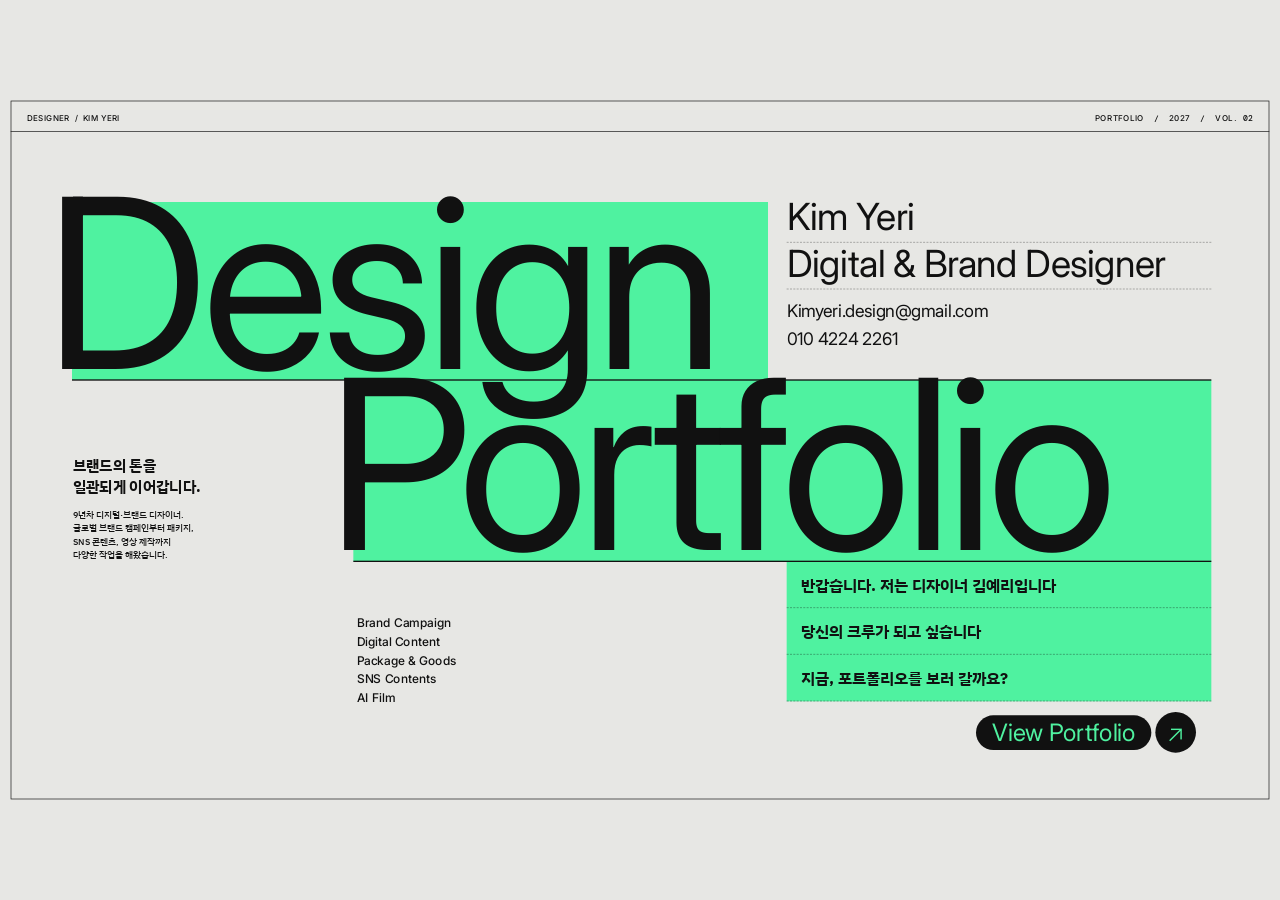
<file: index.html>
<!doctype html>
<html lang="ko">
<head>
<meta charset="utf-8">
<meta name="viewport" content="width=device-width, initial-scale=1, viewport-fit=cover">
<meta name="theme-color" content="#e7e7e4">
<link rel="preconnect" href="https://fonts.googleapis.com">
<link rel="preconnect" href="https://fonts.gstatic.com" crossorigin>
<link rel="stylesheet" href="https://fonts.googleapis.com/css2?family=DM+Mono:wght@400;500&family=IBM+Plex+Sans+KR:wght@400;500;700&family=Inter:wght@300;400;500;700&family=Newsreader:opsz,wght@6..72,300&display=swap">
<link rel="stylesheet" href="assets/css/style.css?v=2">
<title>Kim Yeri — Design Portfolio</title>
<meta name="description" content="디지털·브랜드 디자이너 김예리 포트폴리오">
</head>
<body data-page="home">
<main>
  <div class="cover-wrap">
    <a class="cover" href="works.html" aria-label="포트폴리오 보기">
      <div class="cover__frame"></div>
      <p class="cover__strip cover__strip--l">DESIGNER  /  KIM YERI</p>
      <p class="cover__strip cover__strip--r">PORTFOLIO<span class="m">  /  </span>2027<span class="m">  /  </span>VOL<span class="m">. 02</span></p>
      <div class="cover__hair"></div>
      <div class="cover__block cover__block--a"></div>
      <div class="cover__block cover__block--b"></div>
      <div class="cover__block cover__block--c"></div>
      <h1 class="cover__word cover__word--1" aria-label="Design Portfolio">Design</h1>
      <p class="cover__word cover__word--2" aria-hidden="true">Portfolio</p>
      <div class="cover__rule cover__rule--1"></div>
      <div class="cover__rule cover__rule--2"></div>
      <p class="cover__name"><span>Kim Yeri</span><span>Digital &amp; Brand Designer</span></p>
      <div class="cover__contact"><span>Kimyeri.design@gmail.com</span><span>010 4224 2261</span></div>
      <div class="cover__lead"><strong>브랜드의 톤을<br>일관되게 이어갑니다.</strong><p>9년차 디지털·브랜드 디자이너.<br>글로벌 브랜드 캠페인부터 패키지,<br>SNS 콘텐츠, 영상 제작까지<br>다양한 작업을 해왔습니다.</p></div>
      <ul class="cover__fields"><li>Brand Campaign</li><li>Digital Content</li><li>Package &amp; Goods</li><li>SNS Contents</li><li>AI Film</li></ul>
      <ul class="cover__lines"><li>반갑습니다. 저는 디자이너 김예리입니다</li><li>당신의 크루가 되고 싶습니다</li><li>지금, 포트폴리오를 보러 갈까요?</li></ul>
      <span class="pill cover__cta"><span class="pill__label">View Portfolio</span><span class="pill__arrow" aria-hidden="true">↗</span></span>
    </a>
  </div>

  <div class="cover-m">
    <div class="cover-m__frame">
      <div class="cover-m__strip"><span>DESIGNER / KIM YERI</span><span>PORTFOLIO / 2027 / VOL. 02</span></div>
      <p class="cover-m__word" aria-hidden="true"><span>Design</span><span>Portfolio</span></p>
      <div class="cover-m__who"><b>Kim Yeri<br>Digital &amp; Brand Designer</b><a href="mailto:kimyeri.design@gmail.com">Kimyeri.design@gmail.com</a><a href="tel:01042242261">010 4224 2261</a></div>
      <ul class="cover-m__lines"><li>반갑습니다. 저는 디자이너 김예리입니다</li><li>당신의 크루가 되고 싶습니다</li><li>지금, 포트폴리오를 보러 갈까요?</li></ul>
      <div class="cover-m__foot">
        <div class="cover-m__lead"><strong>브랜드의 톤을<br>일관되게 이어갑니다.</strong><p>9년차 디지털·브랜드 디자이너.<br>글로벌 브랜드 캠페인부터 패키지,<br>SNS 콘텐츠, 영상 제작까지<br>다양한 작업을 해왔습니다.</p></div>
        <a class="pill" href="works.html"><span class="pill__label">View</span><span class="pill__arrow" aria-hidden="true">↗</span></a>
      </div>
    </div>
  </div>
</main>
<script src="assets/js/data.js?v=2" defer></script>
<script src="assets/js/main.js?v=2" defer></script>
</body>
</html>
</file>
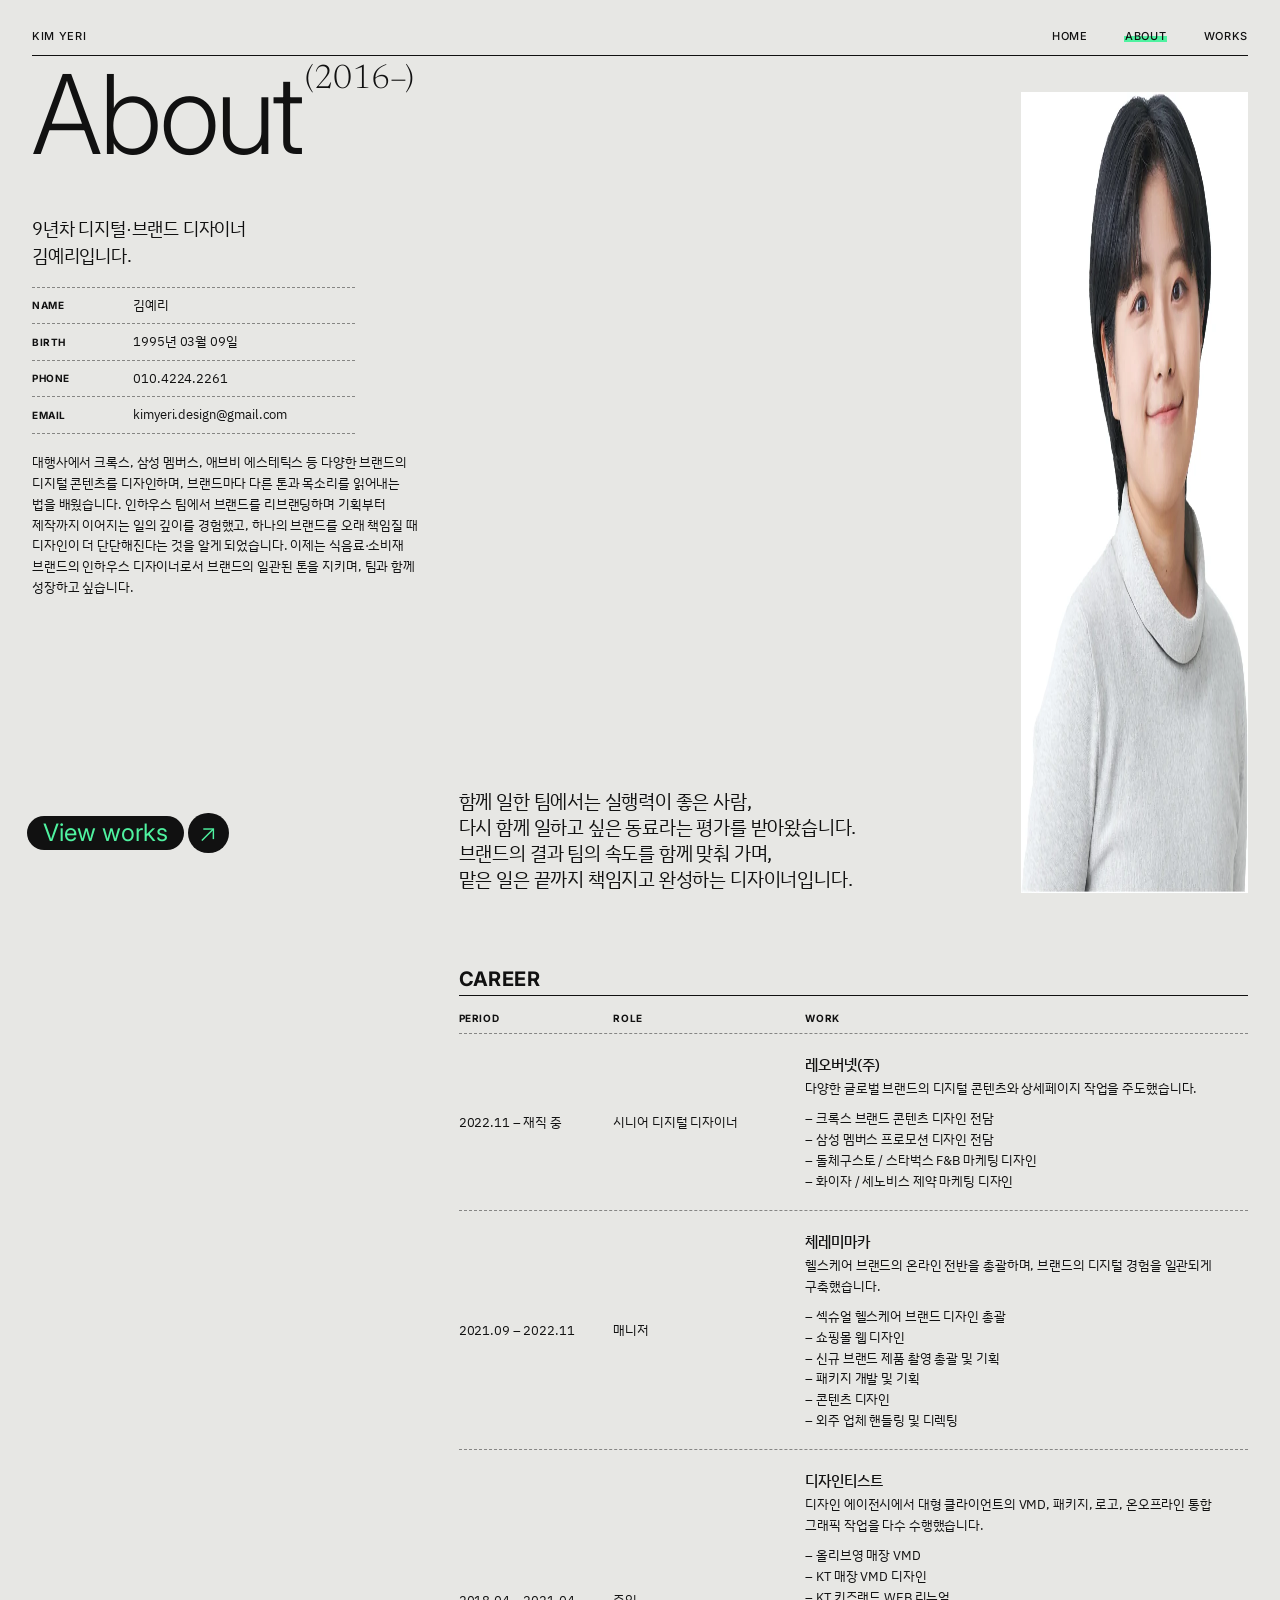
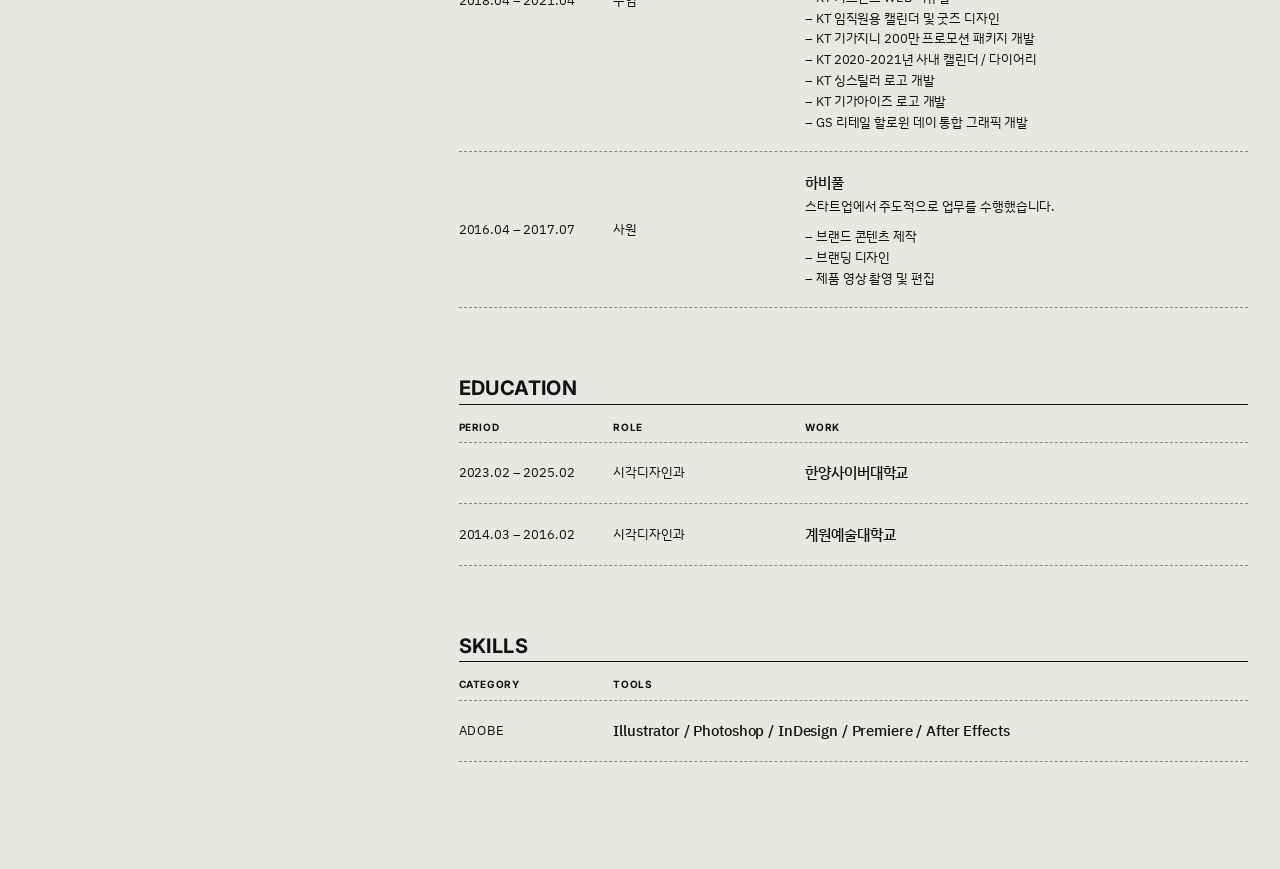
<file: about.html>
<!doctype html>
<html lang="ko">
<head>
<meta charset="utf-8">
<meta name="viewport" content="width=device-width, initial-scale=1, viewport-fit=cover">
<meta name="theme-color" content="#e7e7e4">
<link rel="preconnect" href="https://fonts.googleapis.com">
<link rel="preconnect" href="https://fonts.gstatic.com" crossorigin>
<link rel="stylesheet" href="https://fonts.googleapis.com/css2?family=DM+Mono:wght@400;500&family=IBM+Plex+Sans+KR:wght@400;500;700&family=Inter:wght@300;400;500;700&family=Newsreader:opsz,wght@6..72,300&display=swap">
<link rel="stylesheet" href="assets/css/style.css?v=2">
<title>About — Kim Yeri</title>
</head>
<body data-page="about">
<header class="nav" data-nav="about"></header>
<main class="about">
  <div class="split">
    <aside class="split__side">
      <h1 class="page-title">About<sup>(2016–)</sup></h1>
      <p class="about__intro">9년차 디지털·브랜드 디자이너<br>김예리입니다.</p>
      <div class="info">
        <div class="info__row"><span class="label">Name</span><span class="info__value">김예리</span></div>
        <div class="info__row"><span class="label">Birth</span><span class="info__value">1995년 03월 09일</span></div>
        <div class="info__row"><span class="label">Phone</span><a class="info__value" href="tel:01042242261">010.4224.2261</a></div>
        <div class="info__row"><span class="label">Email</span><a class="info__value" href="mailto:kimyeri.design@gmail.com">kimyeri.design@gmail.com</a></div>
      </div>
      <p class="about__bio">대행사에서 크록스, 삼성 멤버스, 애브비 에스테틱스 등 다양한 브랜드의 디지털 콘텐츠를 디자인하며, 브랜드마다 다른 톤과 목소리를 읽어내는 법을 배웠습니다. 인하우스 팀에서 브랜드를 리브랜딩하며 기획부터 제작까지 이어지는 일의 깊이를 경험했고, 하나의 브랜드를 오래 책임질 때 디자인이 더 단단해진다는 것을 알게 되었습니다. 이제는 식음료·소비재 브랜드의 인하우스 디자이너로서 브랜드의 일관된 톤을 지키며, 팀과 함께 성장하고 싶습니다.</p>
      <a class="pill" href="works.html"><span class="pill__label">View works</span><span class="pill__arrow" aria-hidden="true">↗</span></a>
    </aside>

    <div class="split__main">
      <div class="about__top reveal">
        <p class="about__quote">함께 일한 팀에서는 실행력이 좋은 사람,<br>다시 함께 일하고 싶은 동료라는 평가를 받아왔습니다.<br>브랜드의 결과 팀의 속도를 함께 맞춰 가며,<br>맡은 일은 끝까지 책임지고 완성하는 디자이너입니다.</p>
        <img class="about__photo" src="assets/img/about/profile.webp" width="685" height="801" alt="김예리 프로필 사진" decoding="async">
      </div>

      <section class="about__career">
        <h2 class="section-h reveal">CAREER</h2>
        <div class="tbl">
          <div class="tbl__head"><span class="label">Period</span><span class="label">Role</span><span class="label">Work</span></div>
          <div class="tbl__row reveal">
            <span class="tbl__when">2022.11 – 재직 중</span><span class="tbl__role">시니어 디지털 디자이너</span>
            <div><p class="tbl__org">레오버넷(주)</p><p class="tbl__desc">다양한 글로벌 브랜드의 디지털 콘텐츠와 상세페이지 작업을 주도했습니다.</p>
              <ul class="tbl__list"><li>크록스 브랜드 콘텐츠 디자인 전담</li><li>삼성 멤버스 프로모션 디자인 전담</li><li>돌체구스토 / 스타벅스 F&amp;B 마케팅 디자인</li><li>화이자 / 세노비스 제약 마케팅 디자인</li></ul></div>
          </div>
          <div class="tbl__row reveal">
            <span class="tbl__when">2021.09 – 2022.11</span><span class="tbl__role">매니저</span>
            <div><p class="tbl__org">체레미마카</p><p class="tbl__desc">헬스케어 브랜드의 온라인 전반을 총괄하며, 브랜드의 디지털 경험을 일관되게 구축했습니다.</p>
              <ul class="tbl__list"><li>섹슈얼 헬스케어 브랜드 디자인 총괄</li><li>쇼핑몰 웹 디자인</li><li>신규 브랜드 제품 촬영 총괄 및 기획</li><li>패키지 개발 및 기획</li><li>콘텐츠 디자인</li><li>외주 업체 핸들링 및 디렉팅</li></ul></div>
          </div>
          <div class="tbl__row reveal">
            <span class="tbl__when">2018.04 – 2021.04</span><span class="tbl__role">주임</span>
            <div><p class="tbl__org">디자인티스트</p><p class="tbl__desc">디자인 에이전시에서 대형 클라이언트의 VMD, 패키지, 로고, 온오프라인 통합 그래픽 작업을 다수 수행했습니다.</p>
              <ul class="tbl__list"><li>올리브영 매장 VMD</li><li>KT 매장 VMD 디자인</li><li>KT 키즈랜드 WEB 리뉴얼</li><li>KT 임직원용 캘린더 및 굿즈 디자인</li><li>KT 기가지니 200만 프로모션 패키지 개발</li><li>KT 2020-2021년 사내 캘린더 / 다이어리</li><li>KT 싱스틸러 로고 개발</li><li>KT 기가아이즈 로고 개발</li><li>GS 리테일 할로윈 데이 통합 그래픽 개발</li></ul></div>
          </div>
          <div class="tbl__row reveal">
            <span class="tbl__when">2016.04 – 2017.07</span><span class="tbl__role">사원</span>
            <div><p class="tbl__org">하비풀</p><p class="tbl__desc">스타트업에서 주도적으로 업무를 수행했습니다.</p>
              <ul class="tbl__list"><li>브랜드 콘텐츠 제작</li><li>브랜딩 디자인</li><li>제품 영상 촬영 및 편집</li></ul></div>
          </div>
        </div>
      </section>

      <section>
        <h2 class="section-h reveal">EDUCATION</h2>
        <div class="tbl">
          <div class="tbl__head"><span class="label">Period</span><span class="label">Role</span><span class="label">Work</span></div>
          <div class="tbl__row reveal"><span class="tbl__when">2023.02 – 2025.02</span><span class="tbl__role">시각디자인과</span><p class="tbl__org">한양사이버대학교</p></div>
          <div class="tbl__row reveal"><span class="tbl__when">2014.03 – 2016.02</span><span class="tbl__role">시각디자인과</span><p class="tbl__org">계원예술대학교</p></div>
        </div>
      </section>

      <section>
        <h2 class="section-h reveal">SKILLS</h2>
        <div class="tbl tbl--skills">
          <div class="tbl__head"><span class="label">Category</span><span class="label">Tools</span></div>
          <div class="tbl__row reveal"><span class="tbl__when" style="letter-spacing:.06em">ADOBE</span><p class="tbl__org">Illustrator / Photoshop / InDesign / Premiere / After Effects</p></div>
        </div>
      </section>
    </div>
  </div>
</main>
<script src="assets/js/data.js?v=2" defer></script>
<script src="assets/js/main.js?v=2" defer></script>
</body>
</html>
</file>
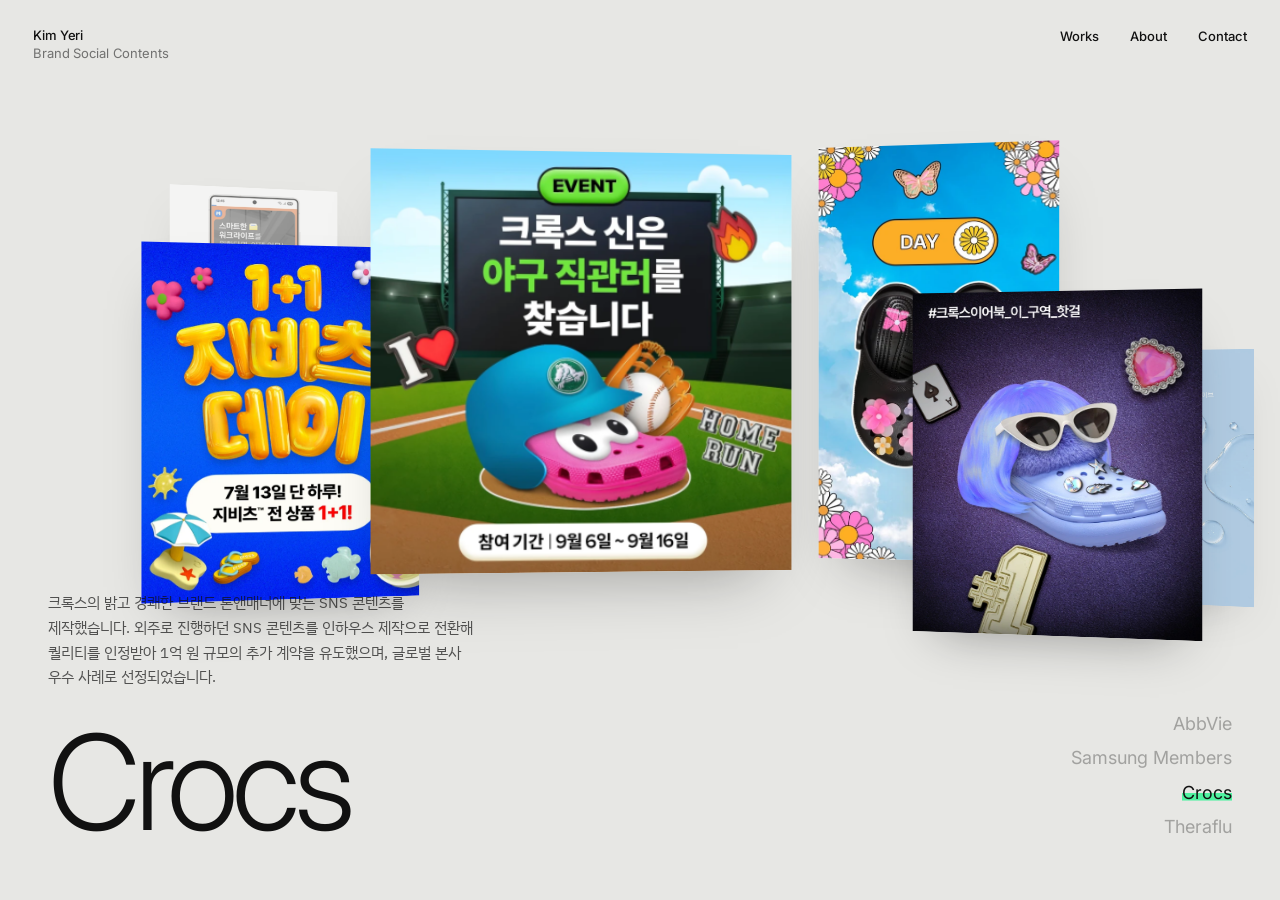
<file: mock-social.html>
<!doctype html><html lang="ko"><head><meta charset="utf-8">
<link rel="stylesheet" href="https://fonts.googleapis.com/css2?family=IBM+Plex+Sans+KR:wght@400;500&family=Inter:wght@300;400;500&display=swap">
<link rel="stylesheet" href="assets/css/style.css?v=2"><link rel="stylesheet" href="assets/css/wheel.css?v=1">
<style>
body{height:100vh;overflow:hidden}
.stage{position:fixed;inset:0;perspective:1100px;perspective-origin:50% 45%}
.c{position:absolute;left:50%;top:50%;transform-style:preserve-3d;box-shadow:0 30px 60px -30px rgba(0,0,0,.35)}
.c img{width:100%;height:100%;object-fit:cover;display:block}
.c.f{filter:saturate(.7) brightness(1.05);opacity:.55}
.brand{position:fixed;left:48px;bottom:56px;font-family:Inter;font-weight:300;font-size:132px;letter-spacing:-.045em;line-height:.94;white-space:nowrap}
.desc{position:fixed;left:48px;bottom:210px;width:440px;font-size:15px;line-height:1.65;color:rgba(17,17,17,.7)}
.brands{position:fixed;right:48px;bottom:56px;font-family:Inter;font-size:18px;text-align:right;line-height:1.9;color:rgba(17,17,17,.32)}
.brands b{color:#111;font-weight:400;background:linear-gradient(var(--mint),var(--mint)) 0 88%/100% .42em no-repeat}
</style></head><body class="wheel-page">
<header class="wh-top"><a class="wh-id"><b>Kim Yeri</b><span>Brand Social Contents</span></a><nav class="wh-nav"><a>Works</a><a>About</a><a>Contact</a></nav></header>
<div class="stage">
 <div class="c f" style="width:260px;height:347px;transform:translate(-760px,-400px) translateZ(-700px) rotateY(14deg)"><img src="assets/img/social-content/samsung-1.webp"></div>
 <div class="c f" style="width:247px;height:328px;transform:translate(415px,-430px) translateZ(-800px) rotateY(-12deg)"><img src="assets/img/social-content/theraflu-c-1.webp"></div>
 <div class="c f" style="width:221px;height:392px;transform:translate(715px,-130px) translateZ(-600px) rotateY(-16deg)"><img src="assets/img/social-content/abbvie-reel-1.webp"></div>
 <div class="c" style="width:325px;height:432px;transform:translate(-597px,-240px) translateZ(-240px) rotateY(10deg)"><img src="assets/img/social-content/crocs-5.webp"></div>
 <div class="c" style="width:390px;height:390px;transform:translate(-247px,-280px) translateZ(80px) rotateY(4deg)"><img src="assets/img/social-content/crocs-2.webp"></div>
 <div class="c" style="width:247px;height:439px;transform:translate(190px,-320px) translateZ(-60px) rotateY(-8deg)"><img src="assets/img/social-content/crocs-7.webp"></div>
 <div class="c" style="width:351px;height:439px;transform:translate(352px,-190px) translateZ(-300px) rotateY(-10deg)"><img src="assets/img/social-content/crocs-8.webp"></div>
</div>
<p class="desc">크록스의 밝고 경쾌한 브랜드 톤앤매너에 맞는 SNS 콘텐츠를 제작했습니다. 외주로 진행하던 SNS 콘텐츠를 인하우스 제작으로 전환해 퀄리티를 인정받아 1억 원 규모의 추가 계약을 유도했으며, 글로벌 본사 우수 사례로 선정되었습니다.</p>
<div class="brand">Crocs</div>
<div class="brands">AbbVie<br>Samsung Members<br><b>Crocs</b><br>Theraflu</div>
</body></html>
</file>
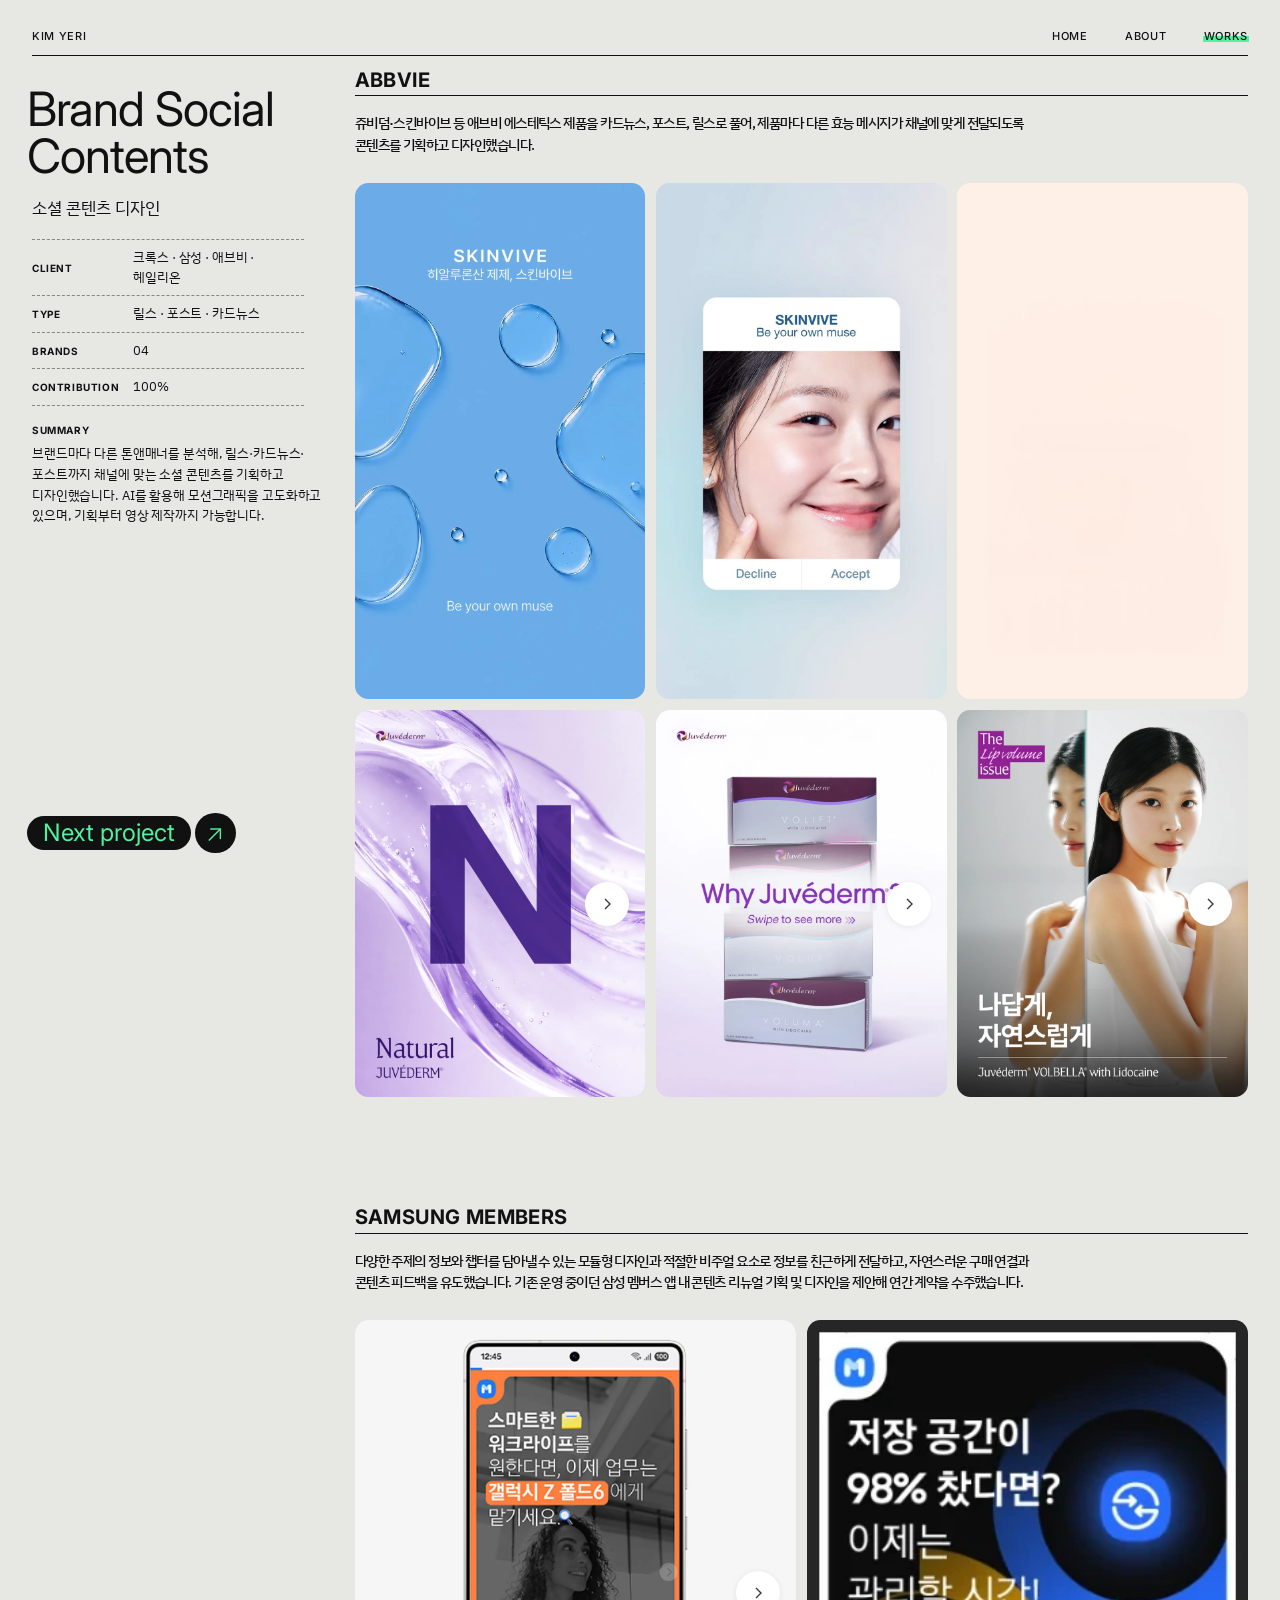
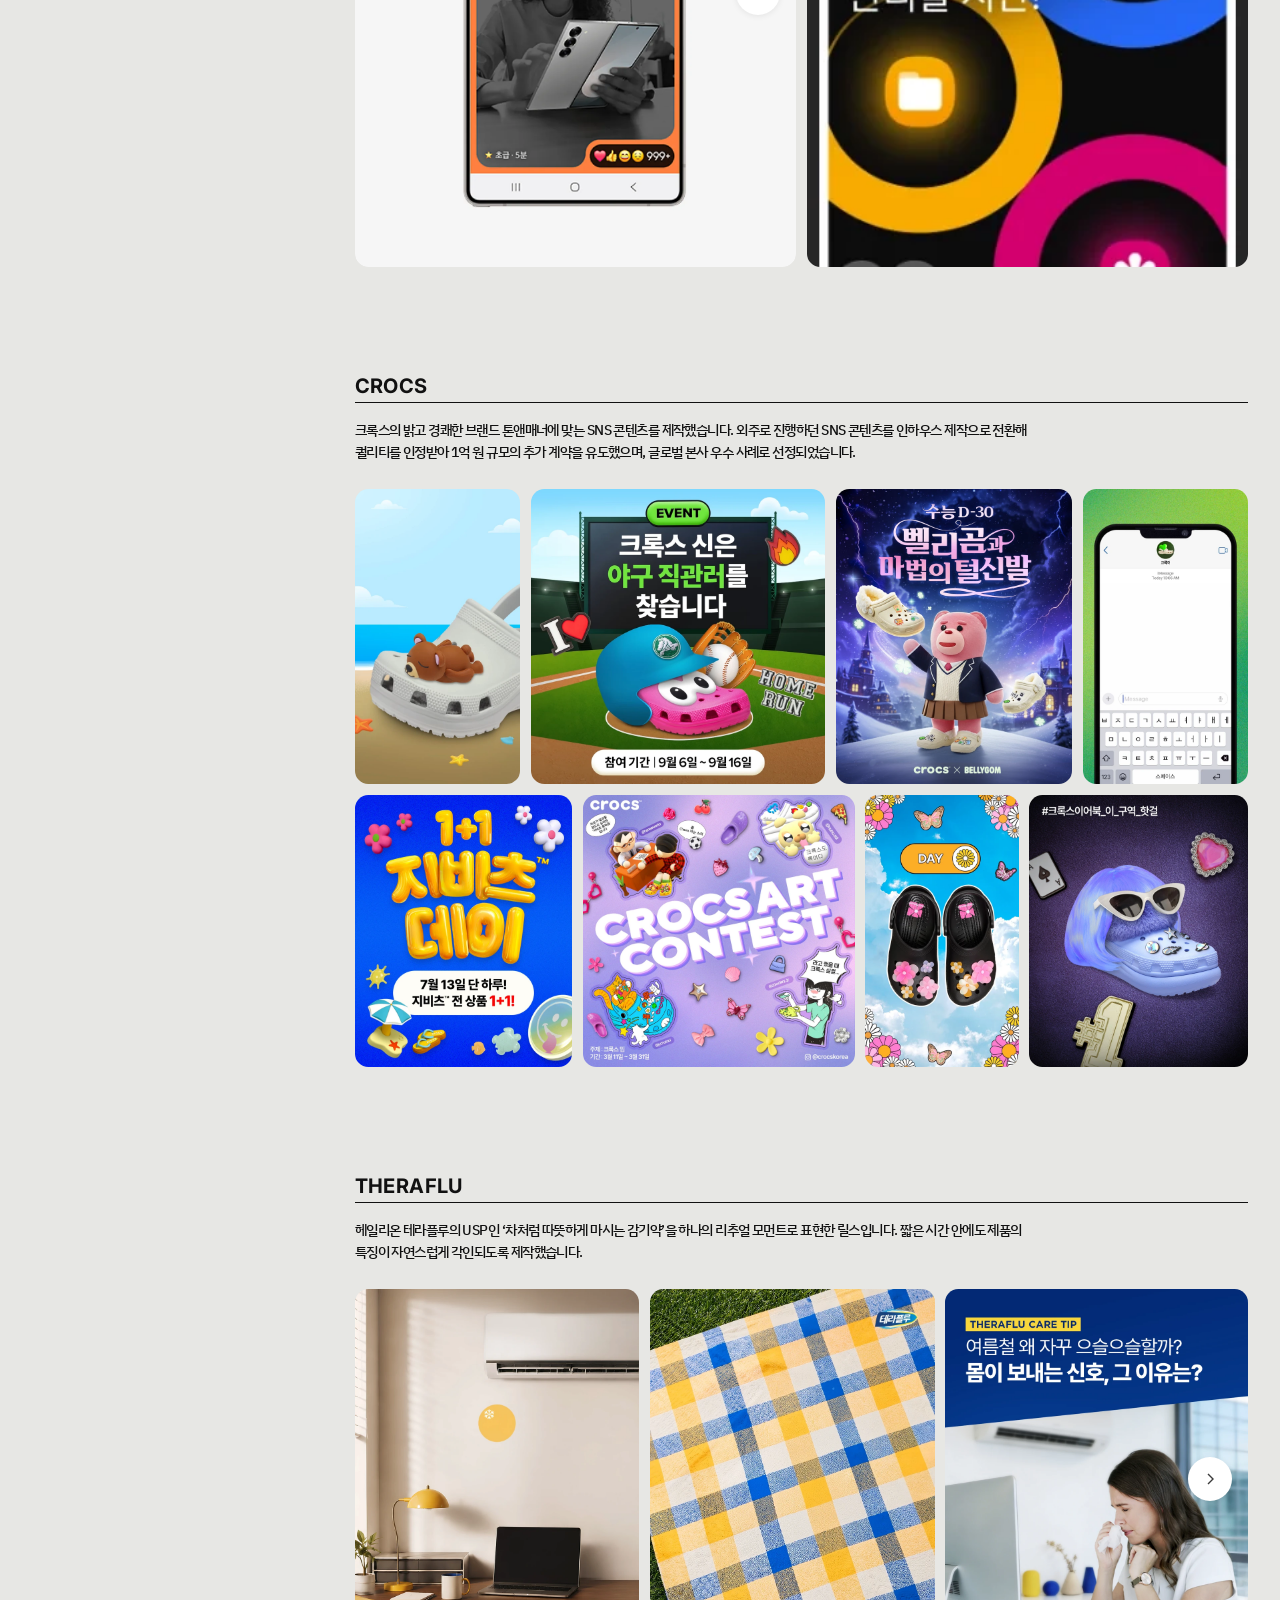
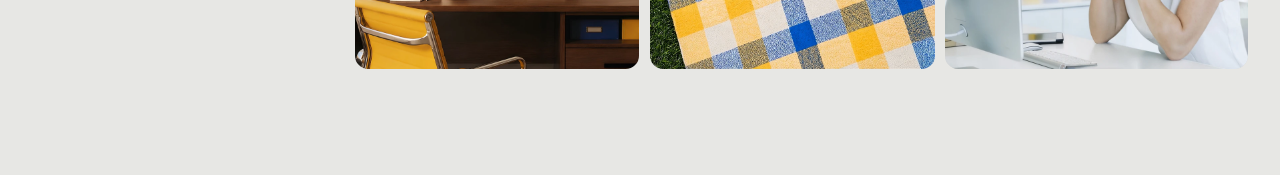
<file: work.html>
<!doctype html>
<html lang="ko">
<head>
<meta charset="utf-8">
<meta name="viewport" content="width=device-width, initial-scale=1, viewport-fit=cover">
<meta name="theme-color" content="#e7e7e4">
<link rel="preconnect" href="https://fonts.googleapis.com">
<link rel="preconnect" href="https://fonts.gstatic.com" crossorigin>
<link rel="stylesheet" href="https://fonts.googleapis.com/css2?family=DM+Mono:wght@400;500&family=IBM+Plex+Sans+KR:wght@400;500;700&family=Inter:wght@300;400;500;700&family=Newsreader:opsz,wght@6..72,300&display=swap">
<link rel="stylesheet" href="assets/css/style.css?v=2">
<title>Project — Kim Yeri</title>
</head>
<body data-page="project">
<header class="nav" data-nav="works"></header>
<main class="pj" data-project>
  <div class="split">
    <aside class="split__side"></aside>
    <div class="split__main"></div>
  </div>
  <div class="mobile-next"></div>
</main>
<script src="assets/js/data.js?v=2" defer></script>
<script src="assets/js/main.js?v=2" defer></script>
</body>
</html>
</file>
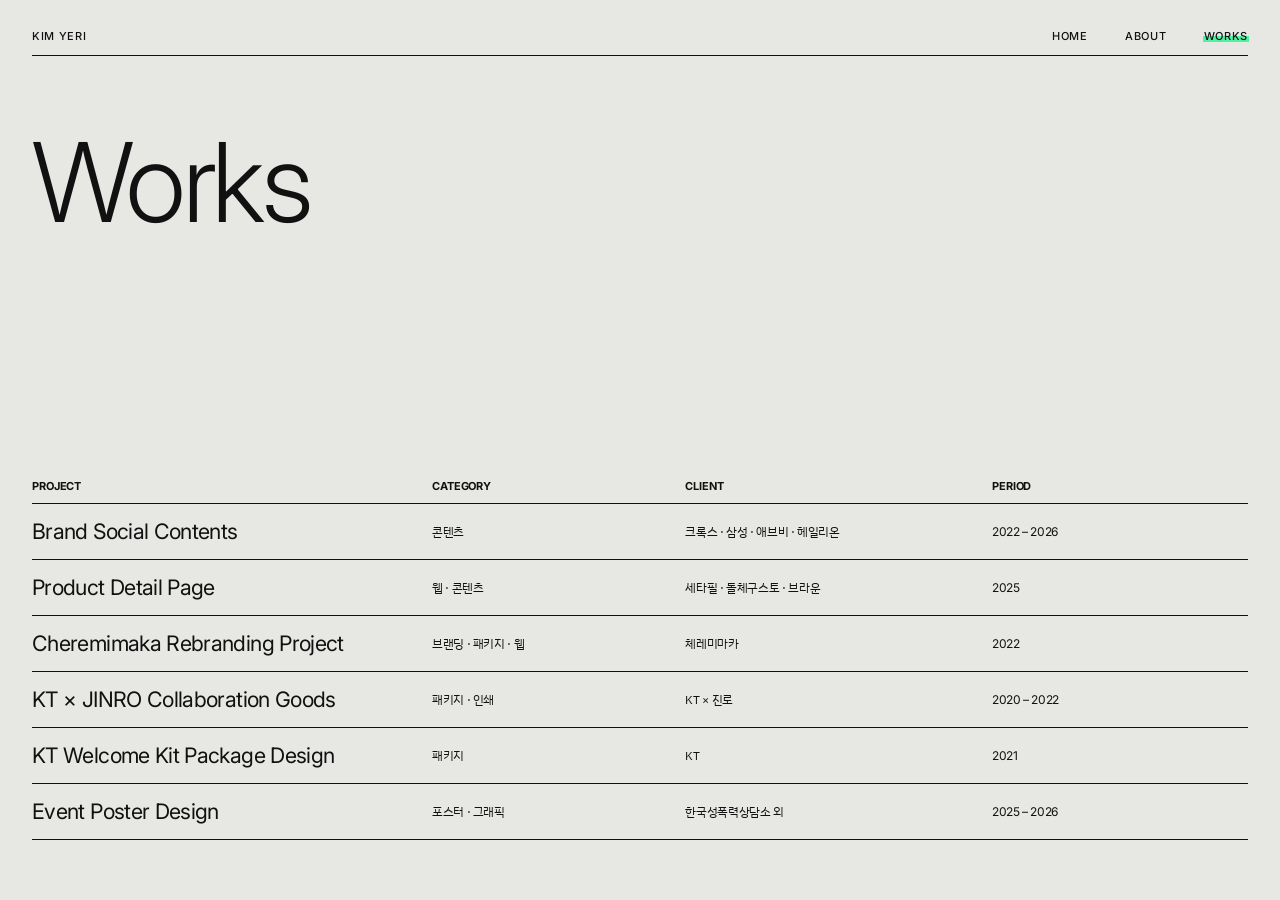
<file: works.html>
<!doctype html>
<html lang="ko">
<head>
<meta charset="utf-8">
<meta name="viewport" content="width=device-width, initial-scale=1, viewport-fit=cover">
<meta name="theme-color" content="#e7e7e4">
<link rel="preconnect" href="https://fonts.googleapis.com">
<link rel="preconnect" href="https://fonts.gstatic.com" crossorigin>
<link rel="stylesheet" href="https://fonts.googleapis.com/css2?family=DM+Mono:wght@400;500&family=IBM+Plex+Sans+KR:wght@400;500;700&family=Inter:wght@300;400;500;700&family=Newsreader:opsz,wght@6..72,300&display=swap">
<link rel="stylesheet" href="assets/css/style.css?v=2">
<title>Works — Kim Yeri</title>
</head>
<body data-page="works">
<header class="nav" data-nav="works"></header>
<main class="works">
  <h1 class="page-title" style="margin-top:calc(42 * var(--u) + 40px)">Works</h1>
  <div class="works__table" data-works role="list">
    <div class="works__head"><span>PROJECT</span><span>CATEGORY</span><span>CLIENT</span><span>PERIOD</span><span></span></div>
  </div>
</main>
<script src="assets/js/data.js?v=2" defer></script>
<script src="assets/js/main.js?v=2" defer></script>
</body>
</html>
</file>
<file: assets/css/style.css>
/* Kim Yeri Portfolio — base styles (Figma tokens: Brand/Ink, Cover/Mint, Cover/Mist) */
:root {
  --ink: #111111;
  --mint: #4ff2a0;
  --mist: #e7e7e4;
  --paper: #f4f4f2;
  --line-dot: rgba(17, 17, 17, 0.45);
  --chev: #3a3a3a;

  /* 1920 기준 비율 단위. 데스크톱은 화면 폭에 비례, 너무 작아지지 않게 하한을 둔다 */
  --u: max(calc(100vw / 1920), 0.62px);
  --gutter: calc(48 * var(--u));

  --f-en: "Inter", "Helvetica Neue", Arial, sans-serif;
  --f-kr: "IBM Plex Sans KR", "Apple SD Gothic Neo", "Malgun Gothic", sans-serif;
  --f-serif: "Newsreader", Georgia, serif;
  --f-mono: "DM Mono", ui-monospace, monospace;
}

*,
*::before,
*::after { box-sizing: border-box; }

html { -webkit-text-size-adjust: 100%; }

body {
  margin: 0;
  background: var(--mist);
  color: var(--ink);
  font-family: var(--f-kr);
  -webkit-font-smoothing: antialiased;
  text-rendering: optimizeLegibility;
  word-break: keep-all;
  overflow-wrap: break-word;
}

a { color: inherit; text-decoration: none; }
img, video { display: block; max-width: 100%; }
p { margin: 0; }
h1, h2, h3 { margin: 0; font-weight: inherit; }

.skip {
  position: absolute; left: -9999px;
}
.skip:focus { left: 16px; top: 16px; z-index: 100; background: var(--ink); color: var(--mint); padding: 8px 12px; }

:focus-visible { outline: 2px solid var(--ink); outline-offset: 3px; }

/* ───────── Nav ───────── */
.nav {
  position: fixed;
  inset: 0 0 auto 0;
  z-index: 20;
  background: var(--mist);
  padding: calc(24 * var(--u)) var(--gutter) 0;
}
.nav__inner {
  display: flex;
  justify-content: space-between;
  align-items: center;
  height: calc(48 * var(--u));
  min-height: 40px;
  border-bottom: 1px solid var(--ink);
  font-family: var(--f-en);
  font-weight: 500;
  font-size: max(calc(13.7 * var(--u)), 11px);
  letter-spacing: 0.06em;
}
.nav__links { display: flex; gap: calc(56 * var(--u)); }
.nav__links a { position: relative; }
.nav__links a[aria-current="page"]::before {
  content: "";
  position: absolute;
  left: -1px; right: -1px;
  bottom: 0.05em;
  height: 0.5em;
  background: var(--mint);
  z-index: -1;
}

/* ───────── Pill button (View Portfolio / Next project) ───────── */
.pill {
  display: inline-flex;
  align-items: center;
  gap: calc(6 * var(--u));
  font-family: var(--f-en);
  color: var(--mint);
  font-size: max(calc(36 * var(--u)), 20px);
  line-height: 1;
}
.pill__label {
  background: var(--ink);
  border-radius: 999px;
  padding: 0.22em 0.67em;
}
.pill__arrow {
  background: var(--ink);
  border-radius: 50%;
  width: 1.7em; height: 1.7em;
  display: grid; place-items: center;
  font-weight: 300;
  transition: transform .25s ease;
}
.pill:hover .pill__arrow { transform: rotate(45deg); }

/* ───────── Big page title (Works / About) ───────── */
.page-title {
  display: flex;
  align-items: flex-start;
  font-family: var(--f-en);
  font-weight: 300;
  font-size: max(calc(165 * var(--u)), 64px);
  letter-spacing: -0.02em;
  line-height: 1;
}
.page-title sup {
  font-family: var(--f-serif);
  font-size: 0.307em;
  letter-spacing: 0;
  margin-left: 0.1em;
  margin-top: 0.15em;
  vertical-align: top;
}

/* ───────── Dotted info rows ───────── */
.info { border-top: 1px dashed var(--line-dot); }
.info__row {
  display: grid;
  grid-template-columns: calc(152 * var(--u)) 1fr;
  align-items: center;
  min-height: calc(44 * var(--u));
  padding: 8px 0;
  border-bottom: 1px dashed var(--line-dot);
}
.label {
  font-family: var(--f-en);
  font-weight: 700;
  font-size: max(calc(12 * var(--u)), 10px);
  letter-spacing: 0.06em;
  text-transform: uppercase;
}
.info__value {
  font-size: max(calc(16 * var(--u)), 13px);
  letter-spacing: -0.01em;
  line-height: 1.5;
  white-space: pre-line;
}

/* ───────── Image placeholder (자리만, 이미지 들어오면 교체) ───────── */
.ph {
  background: #d6d6d2;
  border-radius: calc(20 * var(--u));
  width: 100%;
}
.ph--video { background: #cfcfca; }

/* ───────── Carousel (흰 원 + 가는 짙은 회색 꺾쇠) ───────── */
.carousel { position: relative; overflow: hidden; border-radius: calc(20 * var(--u)); }
.carousel__track {
  display: flex;
  transition: transform .45s cubic-bezier(.2,.7,.2,1);
}
.carousel__slide { flex: 0 0 100%; }
.carousel__btn {
  position: absolute;
  top: 50%;
  transform: translateY(-50%);
  width: 44px; height: 44px;
  border-radius: 50%;
  border: 0;
  background: #fff;
  display: grid; place-items: center;
  cursor: pointer;
  box-shadow: 0 1px 6px rgba(0,0,0,.08);
  padding: 0;
}
.carousel__btn svg { width: 16px; height: 16px; stroke: var(--chev); stroke-width: 1.4; fill: none; }
.carousel__btn--prev { left: 16px; }
.carousel__btn--next { right: 16px; }
.carousel__btn[hidden] { display: none; }

/* ───────── Reveal ───────── */
.reveal { opacity: 0; transform: translateY(24px); transition: opacity .7s ease, transform .7s ease; }
.reveal.is-in { opacity: 1; transform: none; }
@media (prefers-reduced-motion: reduce) {
  .reveal { opacity: 1; transform: none; transition: none; }
  .carousel__track { transition: none; }
}

/* ═════════ COVER ═════════ */
.cover-wrap {
  min-height: 100vh;
  min-height: 100svh;
  display: grid;
  place-items: center;
  overflow: hidden;
}
.cover {
  position: relative;
  width: 1920px;
  height: 1080px;
  transform-origin: center center;
  flex: none;
}
.cover > * { position: absolute; }
.cover__frame { inset: 16px; border: 1px solid var(--ink); }
.cover__strip {
  top: 34px;
  font-family: var(--f-en);
  font-weight: 500;
  font-size: 12px;
  letter-spacing: 0.05em;
  white-space: pre;
}
.cover__strip--l { left: 40px; }
.cover__strip--r { right: 40px; }
.cover__strip--r .m { font-family: var(--f-mono); }
.cover__hair { left: 16px; top: 62px; width: 1888px; height: 1px; background: var(--ink); }
.cover__block { background: var(--mint); transform-origin: left center; }
.cover__block--a { left: 108px; top: 168px; width: 1044px; height: 267px; }
.cover__block--b { left: 530px; top: 435px; width: 1287px; height: 272px; }
.cover__block--c { left: 1180px; top: 707px; width: 637px; height: 210px; }
.cover__rule { height: 2px; background: var(--ink); }
.cover__rule--1 { left: 108px; top: 434px; width: 1709px; }
.cover__rule--2 { left: 530px; top: 706px; width: 1287px; }
.cover__word {
  font-family: var(--f-en);
  font-weight: 400;
  font-size: 355px;
  line-height: 1;
  letter-spacing: -0.03em;
  white-space: nowrap;
}
.cover__word--1 { left: 68px; top: 112px; }
.cover__word--2 { left: 490px; top: 384px; }
.cover__name {
  left: 1180px; top: 160px;
  font-family: var(--f-en);
  font-size: 56px;
  line-height: 60px;
  letter-spacing: -0.02em;
}
.cover__name span { display: block; padding-bottom: 8px; margin-bottom: 1px; border-bottom: 1px dashed var(--line-dot); width: 637px; }
.cover__contact {
  left: 1180px; top: 310px;
  font-family: var(--f-en);
  font-size: 26px;
  letter-spacing: -0.02em;
  line-height: 42px;
}
.cover__contact span { display: block; line-height: 42px; }
.cover__lead { left: 109px; top: 547px; width: 340px; }
.cover__lead strong { display: block; font-weight: 700; font-size: 22px; line-height: 32px; margin-bottom: 16px; }
.cover__lead p { font-family: var(--f-kr); font-weight: 500; font-size: 14px; line-height: 20px; }
.cover__fields {
  left: 535px; top: 786px;
  font-family: var(--f-en); font-weight: 500; font-size: 18px; line-height: 28px;
  list-style: none; margin: 0; padding: 0;
}
.cover__lines { left: 1180px; top: 707px; width: 637px; list-style: none; margin: 0; padding: 0; }
.cover__lines li {
  height: 70px;
  display: flex; align-items: center;
  padding-left: 22px;
  font-weight: 700; font-size: 24px; line-height: 32px;
  border-bottom: 1px dashed rgba(17,17,17,.5);
}
.cover__cta { left: 1464px; top: 933px; font-size: 36px; gap: 6px; }

/* Cover — mobile flow layout */
.cover-m { display: none; }

/* ═════════ WORKS ═════════ */
.works {
  min-height: 100vh;
  min-height: 100svh;
  display: flex;
  flex-direction: column;
  padding: calc(88 * var(--u) + 0px) var(--gutter) calc(90 * var(--u));
}
.works .page-title { margin-top: 0; }
.works__table {
  margin-top: auto;             /* 표 덩어리를 화면 아래쪽에 맞춤 */
  padding-top: calc(60 * var(--u));
  width: 100%;
  border-collapse: collapse;
}
.works__head, .works__row {
  display: grid;
  grid-template-columns: 600fr 380fr 460fr 240fr 144fr;
  align-items: center;          /* 글자는 각 행의 세로 가운데 */
  border-bottom: 1px solid var(--ink);
}
.works__head {
  height: calc(52 * var(--u)); min-height: 36px;
  font-weight: 700; font-family: var(--f-en);
  font-size: max(calc(16 * var(--u)), 11px);
  letter-spacing: -0.01em;
}
.works__row {
  height: calc(80 * var(--u)); min-height: 56px;
  font-size: max(calc(16 * var(--u)), 12px);
  letter-spacing: -0.03em;
  transition: background .2s ease;
}
.works__row:hover, .works__row:focus-visible { background: var(--mint); }
.works__title {
  font-family: var(--f-en);
  font-size: max(calc(32 * var(--u)), 18px);
  letter-spacing: -0.03em;
  line-height: 1.25;
}
.works__period { font-family: var(--f-en); }
.works__go { justify-self: end; padding-right: 12px; font-family: var(--f-en); font-size: max(calc(28 * var(--u)), 16px); font-weight: 300; opacity: 0; transition: opacity .2s ease, transform .2s ease; }
.works__row:hover .works__go { opacity: 1; transform: translateX(4px); }

/* ═════════ ABOUT ═════════ */
.split {
  display: grid;
  grid-template-columns: calc(592 * var(--u)) 1fr;
  column-gap: calc(48 * var(--u));
  padding: 0 var(--gutter);
}
.split__side {
  position: sticky;
  top: 0;
  height: 100vh;
  height: 100svh;
  padding-top: calc(127 * var(--u) + 0px);
  padding-bottom: calc(70 * var(--u));
  display: flex;
  flex-direction: column;
}
.split__side .pill { margin-top: auto; align-self: flex-start; margin-left: calc(-8 * var(--u)); }
.split__main { padding-top: calc(138 * var(--u)); padding-bottom: calc(160 * var(--u)); min-width: 0; }

.about .page-title { margin-top: calc(-39 * var(--u)); }
.about__intro {
  margin-top: calc(70 * var(--u));
  font-size: max(calc(26 * var(--u)), 18px);
  line-height: 1.46;
  letter-spacing: -0.01em;
}
.about .info { margin-top: calc(28 * var(--u)); width: calc(484 * var(--u)); }
.about__bio {
  margin-top: calc(28 * var(--u));
  font-size: max(calc(15 * var(--u)), 13px);
  line-height: 1.6;
  letter-spacing: -0.01em;
  max-width: 34em;
}
.about__top {
  display: grid;
  grid-template-columns: 1fr calc(340 * var(--u));
  gap: calc(40 * var(--u));
  align-items: end;
}
.about__quote {
  font-size: max(calc(28 * var(--u)), 18px);
  line-height: 1.39;
  letter-spacing: -0.01em;
  padding-top: calc(80 * var(--u));
}
.about__photo { aspect-ratio: 340 / 402; border-radius: 0; background: transparent; }

.section-h {
  font-family: var(--f-en);
  font-weight: 700;
  font-size: max(calc(28 * var(--u)), 20px);
  letter-spacing: 0.02em;
  line-height: 1.3;
  padding-bottom: calc(4 * var(--u));
  border-bottom: 1px solid var(--ink);
}
.tbl { margin-top: 0; }
.tbl__head, .tbl__row {
  display: grid;
  grid-template-columns: 232fr 288fr 664fr;
  border-bottom: 1px dashed var(--line-dot);
}
.tbl__head { padding: calc(24 * var(--u)) 0 calc(14 * var(--u)); }
.tbl__row {
  align-items: center;          /* 행 안에서 세로 가운데 */
  padding: calc(28 * var(--u)) 0;
  font-size: max(calc(16 * var(--u)), 13px);
  letter-spacing: -0.01em;
  line-height: 1.5;
}
.tbl__org { font-weight: 500; font-size: max(calc(18 * var(--u)), 15px); line-height: 1.55; }
.tbl__desc { font-size: max(calc(15 * var(--u)), 13px); line-height: 1.6; margin-top: 2px; }
.tbl__list { list-style: none; margin: calc(14 * var(--u)) 0 0; padding: 0; font-size: max(calc(15 * var(--u)), 13px); line-height: 1.6; }
.tbl__list li::before { content: "–  "; }
.tbl--skills .tbl__head, .tbl--skills .tbl__row { grid-template-columns: 232fr 952fr; }
.about section + section { margin-top: calc(100 * var(--u)); }
.about__career { margin-top: calc(110 * var(--u)); }

/* ═════════ PROJECT DETAIL ═════════ */
.pj .split { grid-template-columns: calc(440 * var(--u)) 1fr; column-gap: calc(44 * var(--u)); }
.pj .split__side { padding-top: calc(127 * var(--u)); }
.pj__title {
  font-family: var(--f-en);
  font-size: max(calc(71 * var(--u)), 34px);
  line-height: 1;
  letter-spacing: -0.02em;
  white-space: pre-line;
  margin-left: calc(-8 * var(--u));
}
.pj__kor {
  margin-top: calc(24 * var(--u));
  font-size: max(calc(26 * var(--u)), 17px);
  line-height: 1.46;
}
.pj .info { margin-top: calc(28 * var(--u)); width: calc(408 * var(--u)); }
.pj .info__row { grid-template-columns: calc(152 * var(--u)) 1fr; }
.pj__block { margin-top: calc(28 * var(--u)); }
.pj__block .label { display: block; margin-bottom: calc(10 * var(--u)); }
.pj__text { font-size: max(calc(15 * var(--u)), 13px); line-height: 1.6; letter-spacing: -0.01em; }

.pj .split__main { padding-top: calc(100 * var(--u)); }
.pj-sec + .pj-sec { margin-top: calc(160 * var(--u)); }
.pj-sec__desc {
  margin-top: calc(24 * var(--u));
  max-width: calc(1006 * var(--u) + 2em);
  font-weight: 500;
  font-size: max(calc(18 * var(--u)), 14px);
  line-height: 1.56;
  letter-spacing: -0.04em;
}
.pj-sec__media { margin-top: calc(40 * var(--u)); display: grid; gap: calc(16 * var(--u)); }
.grid { display: grid; gap: calc(16 * var(--u)); align-items: start; }
.grid--3 { grid-template-columns: repeat(3, 1fr); }
.grid--4 { grid-template-columns: repeat(4, 1fr); }
.stage3d {
  width: 100%;
  aspect-ratio: 16 / 10;
  border-radius: calc(20 * var(--u));
  background: radial-gradient(120% 90% at 50% 40%, #f1f1ee 0%, #dcdcd7 100%);
}

/* ───────── Project media ───────── */
.pj-sec__media--flush { margin-top: 0; }
.grid--media { grid-template-columns: var(--cols); }
.media, .scrollbox, .full { margin: 0; border-radius: calc(20 * var(--u)); overflow: hidden; background: #d6d6d2; }
.media img, .carousel__slide img { width: 100%; height: 100%; object-fit: cover; }
.carousel__track, .carousel__slide { height: 100%; }
.carousel { background: #d6d6d2; }
.full { background: none; border-radius: 0; }
.full img { width: 100%; height: auto; }
.scrollbox { overflow-y: auto; overscroll-behavior: contain; background: #fff; scrollbar-width: thin; }
.scrollbox img { width: 100%; height: auto; }
.section-h--sub { margin-top: calc(48 * var(--u)); }
.display {
  font-family: var(--f-serif);
  font-weight: 300;
  font-size: max(calc(120 * var(--u)), 44px);
  line-height: 1.05;
  letter-spacing: -0.02em;
  margin: calc(40 * var(--u)) 0 calc(8 * var(--u));
}
.tcols { display: grid; gap: calc(32 * var(--u)); }
.tcols--3 { grid-template-columns: repeat(3, 1fr); }
.tcols--2 { grid-template-columns: repeat(2, calc(420 * var(--u))); column-gap: calc(60 * var(--u)); margin-top: calc(48 * var(--u)); }
.tcol__h { font-weight: 700; font-size: max(calc(18 * var(--u)), 15px); letter-spacing: -0.03em; line-height: 1.5; }
.tcols--label .tcol__h { font-family: var(--f-en); font-size: max(calc(12 * var(--u)), 10px); letter-spacing: .06em; padding-bottom: calc(10 * var(--u)); border-bottom: 1px solid var(--ink); margin-bottom: calc(16 * var(--u)); }
.tcol__b { margin-top: calc(8 * var(--u)); font-size: max(calc(15 * var(--u)), 13px); line-height: 1.6; letter-spacing: -0.02em; }

/* 체레미마카 리브랜딩 블록 */
.brand { display: grid; grid-template-columns: calc(435 * var(--u)) 1fr; gap: calc(45 * var(--u)); margin-top: calc(32 * var(--u)); }
.brand__logos img { width: 100%; height: auto; }
.brand__grid { display: grid; grid-template-columns: 1fr 1fr; column-gap: calc(36 * var(--u)); row-gap: calc(56 * var(--u)); align-content: start; }
.brand__cell .label { display: block; padding-bottom: calc(8 * var(--u)); border-bottom: 1px dashed var(--line-dot); margin-bottom: calc(18 * var(--u)); }
.brand__cell--wide { grid-column: 1 / -1; }
.brand__two { display: grid; grid-template-columns: 1fr 1fr; column-gap: calc(36 * var(--u)); }
.brand__p { font-size: max(calc(15 * var(--u)), 13px); line-height: 1.65; letter-spacing: -0.02em; }
.brand__logo { display: grid; grid-template-columns: 1fr 1fr; gap: calc(16 * var(--u)); align-items: end; min-height: calc(160 * var(--u)); }
.brand__c { font-size: max(calc(14 * var(--u)), 12px); line-height: 1.6; text-align: center; letter-spacing: -0.02em; }
.brand__core { display: flex; }
.brand__v { flex: 1; display: grid; justify-items: center; gap: calc(16 * var(--u)); }
.brand__v + .brand__v { margin-left: calc(-14 * var(--u)); }
.brand__ring { width: 100%; max-width: calc(145 * var(--u)); aspect-ratio: 1; border: 1px solid var(--ink); border-radius: 50%; display: grid; place-items: center; font-family: var(--f-en); font-size: max(calc(10 * var(--u)), 9px); letter-spacing: .04em; }

/* 피그마 줄바꿈은 넓은 화면에서만 */
@media (max-width: 1599px) { .d-br { display: none; } }

/* ═════════ MOBILE ═════════ */
@media (max-width: 760px) {
  :root { --u: 1px; --gutter: 16px; }

  .nav { padding: 12px 16px 0; }
  .nav__inner { height: 44px; font-size: 11px; }
  .nav__links { gap: 20px; }

  .pill { font-size: 20px; gap: 4px; }

  /* cover → 세로 흐름 */
  .cover-wrap { display: none; }
  .cover-m {
    display: block;
    padding: 16px;
    min-height: 100svh;
  }
  .cover-m__frame { border: 1px solid var(--ink); min-height: calc(100svh - 32px); display: flex; flex-direction: column; }
  .cover-m__strip {
    display: flex; justify-content: space-between;
    padding: 12px; border-bottom: 1px solid var(--ink);
    font-family: var(--f-en); font-weight: 500; font-size: 10px; letter-spacing: .05em;
  }
  .cover-m__word {
    font-family: var(--f-en); font-size: 21.5vw; line-height: .95; letter-spacing: -0.035em;
    margin: 28px 12px 0;
  }
  .cover-m__word span { background: var(--mint); box-decoration-break: clone; -webkit-box-decoration-break: clone; display: inline-block; padding-right: 4px; }
  .cover-m__word span + span { display: block; width: fit-content; margin-left: auto; border-top: 2px solid var(--ink); }
  .cover-m__who { padding: 24px 12px 0; font-family: var(--f-en); }
  .cover-m__who b { display: block; font-weight: 400; font-size: 30px; line-height: 1.2; letter-spacing: -0.02em; padding-bottom: 6px; border-bottom: 1px dashed var(--line-dot); margin-bottom: 6px; }
  .cover-m__who a { display: block; font-size: 16px; line-height: 1.7; }
  .cover-m__lines { list-style: none; margin: 24px 12px 0; padding: 0; background: var(--mint); }
  .cover-m__lines li { padding: 12px 14px; font-weight: 700; font-size: 16px; border-bottom: 1px dashed rgba(17,17,17,.5); }
  .cover-m__foot { margin-top: auto; padding: 24px 12px 16px; display: flex; justify-content: space-between; align-items: flex-end; gap: 12px; }
  .cover-m__lead strong { display: block; font-size: 16px; line-height: 1.45; margin-bottom: 8px; }
  .cover-m__lead p { font-size: 12px; line-height: 1.6; font-weight: 500; }

  /* works → 카드형 목록 */
  .works { padding: 76px 16px 32px; }
  .works__table { padding-top: 40px; }
  .works__head { display: none; }
  .works__row {
    grid-template-columns: 1fr auto;
    grid-template-areas: "t t" "c p";
    height: auto; min-height: 0;
    padding: 16px 0;
    row-gap: 6px;
    font-size: 12px;
    border-top: 0;
  }
  .works__table .works__row:first-of-type { border-top: 1px solid var(--ink); }
  .works__title { grid-area: t; font-size: 22px; }
  .works__cat { display: none; }
  .works__client { grid-area: c; }
  .works__period { grid-area: p; }
  .works__go { display: none; }

  /* split → 위아래로 */
  .split, .pj .split { display: block; padding: 0 16px; }
  .split__side { position: static; height: auto; padding-top: 80px; padding-bottom: 0; }
  .split__side .pill { display: none; }
  .split__main { padding-top: 56px; padding-bottom: 80px; }
  .about .page-title { margin-top: 0; }
  .about .info, .pj .info { width: 100%; }
  .info__row { grid-template-columns: 116px 1fr; min-height: 40px; }
  .pj .info__row { grid-template-columns: 116px 1fr; }
  .about__top { grid-template-columns: 1fr; }
  .about__quote { padding-top: 0; }
  .about__photo { width: 60%; justify-self: end; }
  .tbl__head { display: none; }
  .tbl__row { grid-template-columns: 1fr; gap: 2px; padding: 20px 0; }
  .tbl--skills .tbl__row { grid-template-columns: 1fr; }
  .tbl__when { font-size: 12px; font-family: var(--f-en); }
  .tbl__role { font-size: 13px; }
  .pj__title { margin-left: 0; }
  .grid--3, .grid--4 { grid-template-columns: repeat(2, 1fr); gap: 8px; }
  .pj-sec + .pj-sec { margin-top: 80px; }
  .page-title { font-size: min(165px, 24vw); flex-wrap: wrap; }
  .pj__title { font-size: min(71px, 11.5vw); }
  /* 미디어: 모바일에선 한 화면에 하나씩, 폰 폭 꽉 차게 세로로 */
  .grid--media { grid-template-columns: 1fr; gap: 12px; }
  .media, .scrollbox, .carousel { border-radius: 12px; }
  .full__cols { display: grid; gap: 12px; }
  .full__cols img { width: 100%; height: auto; border-radius: 12px; }
  .pj-sec__desc { font-size: 15px; line-height: 1.65; letter-spacing: -0.02em; }
  .pj-sec__media { margin-top: 24px; gap: 12px; }
  .section-h { font-size: 20px; }
  .tcols--3, .tcols--2 { grid-template-columns: 1fr; gap: 24px; }
  .brand { grid-template-columns: 1fr; }
  .brand__logos { width: 60%; }
  .brand__grid, .brand__two { grid-template-columns: 1fr; row-gap: 40px; }
  .brand__two { row-gap: 16px; }
  .display { margin-top: 32px; }
  .mobile-next { display: flex; justify-content: flex-start; padding: 0 16px 48px; }
}
@media (min-width: 761px) { .mobile-next { display: none; } .only-m { display: none; } }
@media (max-width: 760px) { .only-d { display: none; } }
</file>
<file: assets/css/wheel.css>
/* 첫 화면: 카드가 원형으로 도는 3D 링 (grail 구조: 위 큰 제목, 가운데 카드 링, 아래 선 + 설명) */
.wheel-page {
  height: 100%;
  overflow: hidden;
  overscroll-behavior: none;
  background: var(--mist);
}
html:has(.wheel-page) { height: 100%; overflow: hidden; }

.wh-canvas {
  position: fixed;
  inset: 0;
  width: 100vw;
  height: 100vh;
  height: 100dvh;
  display: block;
  touch-action: none;
  cursor: grab;
  z-index: 2;
}
.wh-canvas.is-hover { cursor: pointer; }
.wh-canvas.is-drag { cursor: grabbing; }

/* 상단 */
.wh-top {
  position: fixed;
  inset: 0 0 auto 0;
  z-index: 5;
  display: flex;
  justify-content: space-between;
  align-items: flex-start;
  padding: clamp(18px, 2.2vw, 36px) clamp(18px, 2.6vw, 48px) 0;
  font-family: var(--f-en);
  pointer-events: none;
}
.wh-top a { pointer-events: auto; }
.wh-id { display: flex; flex-direction: column; gap: 2px; font-size: clamp(13px, 0.95vw, 17px); letter-spacing: -0.01em; line-height: 1.2; }
.wh-id b { font-weight: 500; }
.wh-id span { color: rgba(17,17,17,.55); }
.wh-nav { display: flex; gap: clamp(18px, 2.4vw, 46px); font-size: clamp(13px, 0.95vw, 17px); font-weight: 500; }
.wh-nav a { position: relative; }
.wh-nav a::before {
  content: ""; position: absolute; left: -1px; right: -1px; bottom: .05em; height: .5em;
  background: var(--mint); z-index: -1; transform: scaleX(0); transform-origin: left; transition: transform .35s cubic-bezier(.2,.7,.2,1);
}
.wh-nav a:hover::before { transform: scaleX(1); }

/* 위 가운데 큰 제목 (카드 링 뒤에 깔림) */
.wh-title {
  position: fixed;
  z-index: 1;
  left: 0; right: 0;
  top: clamp(30px, 4.2vh, 52px);
  margin: 0;
  text-align: center;
  font-family: var(--f-en);
  font-weight: 300;
  font-size: clamp(44px, 7.4vw, 150px);
  line-height: .9;
  letter-spacing: -0.05em;
  pointer-events: none;
}
.wh-title .ln { display: block; overflow: hidden; padding-bottom: .04em; }
.wh-title .ln > span { display: inline-block; transition: transform .75s cubic-bezier(.2,.75,.15,1), opacity .5s ease; }
.wh-title .ln:nth-child(2) > span { transition-delay: .05s; }
.wh-title.is-out .ln > span { transform: translateY(105%); opacity: 0; transition-duration: .26s; transition-delay: 0s; }

/* 아래: 가는 선 + 왼쪽 설명 + 오른쪽 리스트·버튼 */
.wh-foot {
  position: fixed;
  z-index: 4;
  left: clamp(18px, 2.6vw, 48px);
  right: clamp(18px, 2.6vw, 48px);
  bottom: clamp(20px, 3.2vh, 44px);
  display: flex;
  justify-content: space-between;
  align-items: flex-end;
  gap: 40px;
  padding-top: clamp(14px, 1.6vh, 22px);
  border-top: 1px solid rgba(17,17,17,.22);
  pointer-events: none;
}
.wh-foot a, .wh-foot button { pointer-events: auto; }
.wh-foot__l { max-width: 520px; }
.wh-kor { font-size: clamp(16px, 1.15vw, 21px); font-weight: 500; letter-spacing: -0.01em; }
.wh-sum {
  margin-top: 8px;
  font-size: clamp(13px, .85vw, 15px);
  line-height: 1.65;
  color: rgba(17,17,17,.62);
  white-space: pre-line;
}
.wh-kor, .wh-sum { transition: opacity .35s ease; }
.wh-foot.is-out .wh-kor, .wh-foot.is-out .wh-sum { opacity: 0; transition-duration: .2s; }

.wh-foot__r { display: flex; align-items: flex-end; gap: clamp(20px, 2.4vw, 44px); }
.wh-list {
  margin: 0; padding: 0; list-style: none;
  font-family: var(--f-en);
  text-align: right;
  font-size: clamp(13px, .9vw, 16px);
  line-height: 1.75;
}
.wh-list button {
  all: unset;
  cursor: pointer;
  color: rgba(17,17,17,.34);
  transition: color .4s ease;
}
.wh-list button:hover { color: rgba(17,17,17,.75); }
.wh-list li.is-on button {
  color: var(--ink);
  background: linear-gradient(var(--mint), var(--mint)) 0 88% / 100% .42em no-repeat;
}
.wh-list button:focus-visible { outline: 2px solid var(--ink); outline-offset: 2px; }
.wh-cta { font-size: clamp(17px, 1.3vw, 24px); }

/* 작업 진입 전환 */
.wh-veil {
  position: fixed; inset: 0; z-index: 10;
  background: var(--mist);
  opacity: 1; pointer-events: none;
  transition: opacity .7s ease;
}
.wh-veil.is-gone { opacity: 0; }

/* 모바일 */
@media (max-width: 760px) {
  .wh-nav { gap: 16px; }
  .wh-title { top: 92px; font-size: clamp(40px, 12.4vw, 60px); }
  .wh-foot { left: 18px; right: 18px; bottom: calc(20px + env(safe-area-inset-bottom)); gap: 16px; }
  .wh-sum, .wh-list { display: none; }
  .wh-kor { font-size: 15px; }
  .wh-cta { font-size: 16px; }
}

@media (prefers-reduced-motion: reduce) {
  .wh-title .ln > span, .wh-veil { transition: none; }
}
</file>
